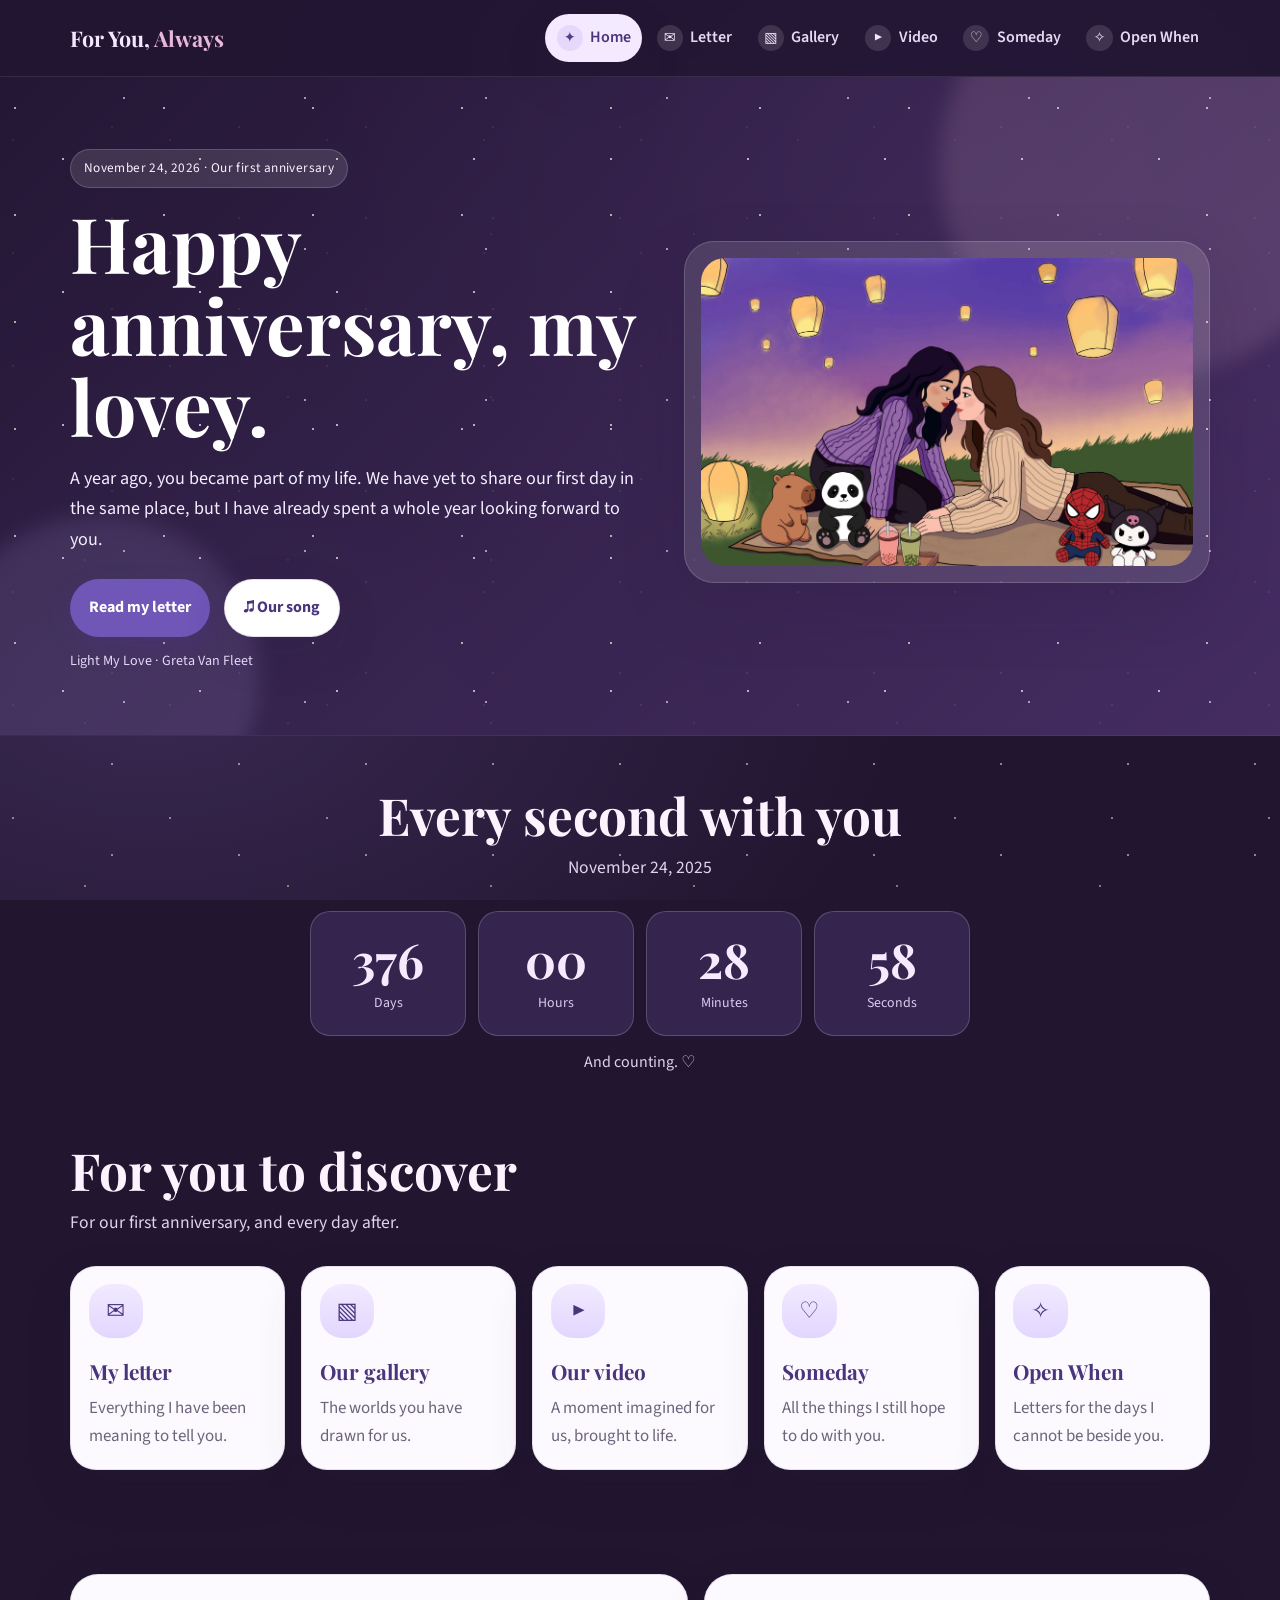
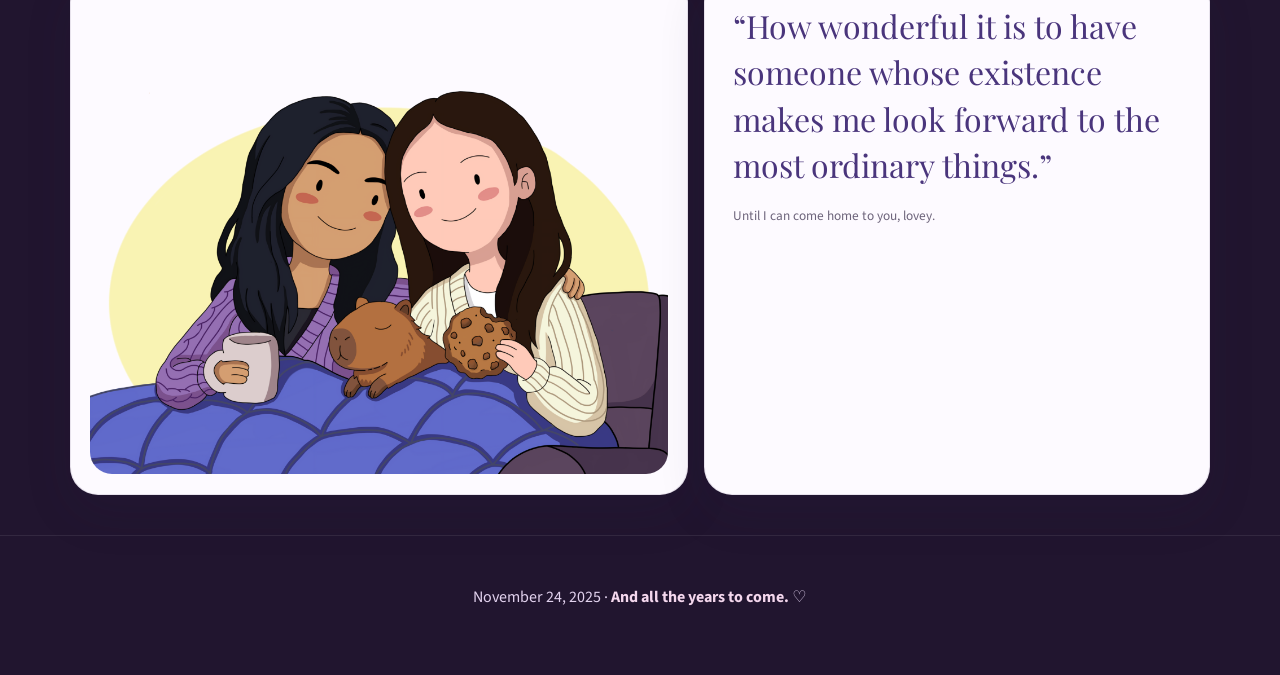
<file: index.html>
<!DOCTYPE html>
<html lang="en"><head><meta charset="utf-8"/><meta content="width=device-width, initial-scale=1" name="viewport"/><meta content="For my lovey, on our first anniversary." name="description"/><title>Happy First Anniversary | For You, Always</title><link href="https://fonts.googleapis.com" rel="preconnect"/><link crossorigin="" href="https://fonts.gstatic.com" rel="preconnect"/><link href="https://fonts.googleapis.com/css2?family=Playfair+Display:wght@500;600;700&amp;family=Source+Sans+3:wght@400;500;600;700&amp;display=swap" rel="stylesheet"/><link href="styles.css" rel="stylesheet"/></head><body><div aria-hidden="true" class="night-sky"></div><header class="topbar"><div class="container topbar-inner"><a class="brand" href="index.html">For You, <span>Always</span></a><nav aria-label="Main navigation" class="nav"><a aria-current="page" class="active" href="index.html"><span aria-hidden="true" class="icon-dot">✦</span>Home</a><a href="letter.html"><span aria-hidden="true" class="icon-dot">✉</span>Letter</a><a href="gallery.html"><span aria-hidden="true" class="icon-dot">▧</span>Gallery</a><a href="video.html"><span aria-hidden="true" class="icon-dot">▶</span>Video</a><a href="little-things.html"><span aria-hidden="true" class="icon-dot">♡</span>Someday</a><a href="open-when.html"><span aria-hidden="true" class="icon-dot">✧</span>Open When</a></nav></div></header><main><section class="hero"><div aria-hidden="true" class="stars"></div><div class="container hero-grid"><div class="hero-copy"><span class="small-label">November 24, 2026 · Our first anniversary</span><h1>Happy anniversary, my lovey.</h1><p>A year ago, you became part of my life. We have yet to share our first day in the same place, but I have already spent a whole year looking forward to you.</p><div class="hero-actions"><a class="button" href="letter.html">Read my letter</a><a class="button secondary" href="https://open.spotify.com/track/4iya38ctQ1httyA6NOG9oW" rel="noopener noreferrer" target="_blank">♫ Our song</a></div><p class="song-note">Light My Love · Greta Van Fleet</p></div><div class="hero-visual"><div class="frame"><img alt="An illustration of us beneath glowing lanterns." src="lantern-night.jpg"/></div></div></div></section>
<section class="section counter-section"><div class="container"><div class="section-header centered"><h2>Every second with you</h2><p>November 24, 2025</p></div><div aria-label="Time together" class="counter"><div><strong id="days">365</strong><span>Days</span></div><div><strong id="hours">00</strong><span>Hours</span></div><div><strong id="minutes">00</strong><span>Minutes</span></div><div><strong id="seconds">00</strong><span>Seconds</span></div></div><p class="centered counter-note">And counting. ♡</p></div></section>
<section class="section rooms"><div class="container"><div class="section-header"><h2>For you to discover</h2><p>For our first anniversary, and every day after.</p></div><div class="menu-grid"><a class="menu-card" href="letter.html"><div class="menu-icon">✉</div><h3>My letter</h3><p>Everything I have been meaning to tell you.</p></a><a class="menu-card" href="gallery.html"><div class="menu-icon">▧</div><h3>Our gallery</h3><p>The worlds you have drawn for us.</p></a><a class="menu-card" href="video.html"><div class="menu-icon">▶</div><h3>Our video</h3><p>A moment imagined for us, brought to life.</p></a><a class="menu-card" href="little-things.html"><div class="menu-icon">♡</div><h3>Someday</h3><p>All the things I still hope to do with you.</p></a><a class="menu-card" href="open-when.html"><div class="menu-icon">✧</div><h3>Open When</h3><p>Letters for the days I cannot be beside you.</p></a></div></div></section>
<section class="section closing"><div class="container preview-grid"><div class="card preview-panel"><img alt="A drawing of us sharing a blanket with a capybara." src="cozy-capybara.png"/></div><div class="card preview-panel quote-card"><p>“How wonderful it is to have someone whose existence makes me look forward to the most ordinary things.”</p><small>Until I can come home to you, lovey.</small></div></div></section>
<script>const start=Date.parse('2025-11-24T00:00:00+08:00');function tick(){let s=Math.max(0,Math.floor((Date.now()-start)/1000));for(const [id,n] of [['days',Math.floor(s/86400)],['hours',Math.floor(s/3600)%24],['minutes',Math.floor(s/60)%60],['seconds',s%60]])document.getElementById(id).textContent=id==='days'?n:String(n).padStart(2,'0');}tick();setInterval(tick,1000);</script></main><footer class="footer"><div class="container"><p>November 24, 2025 · <strong>And all the years to come.</strong> ♡</p></div></footer></body></html>
</file>
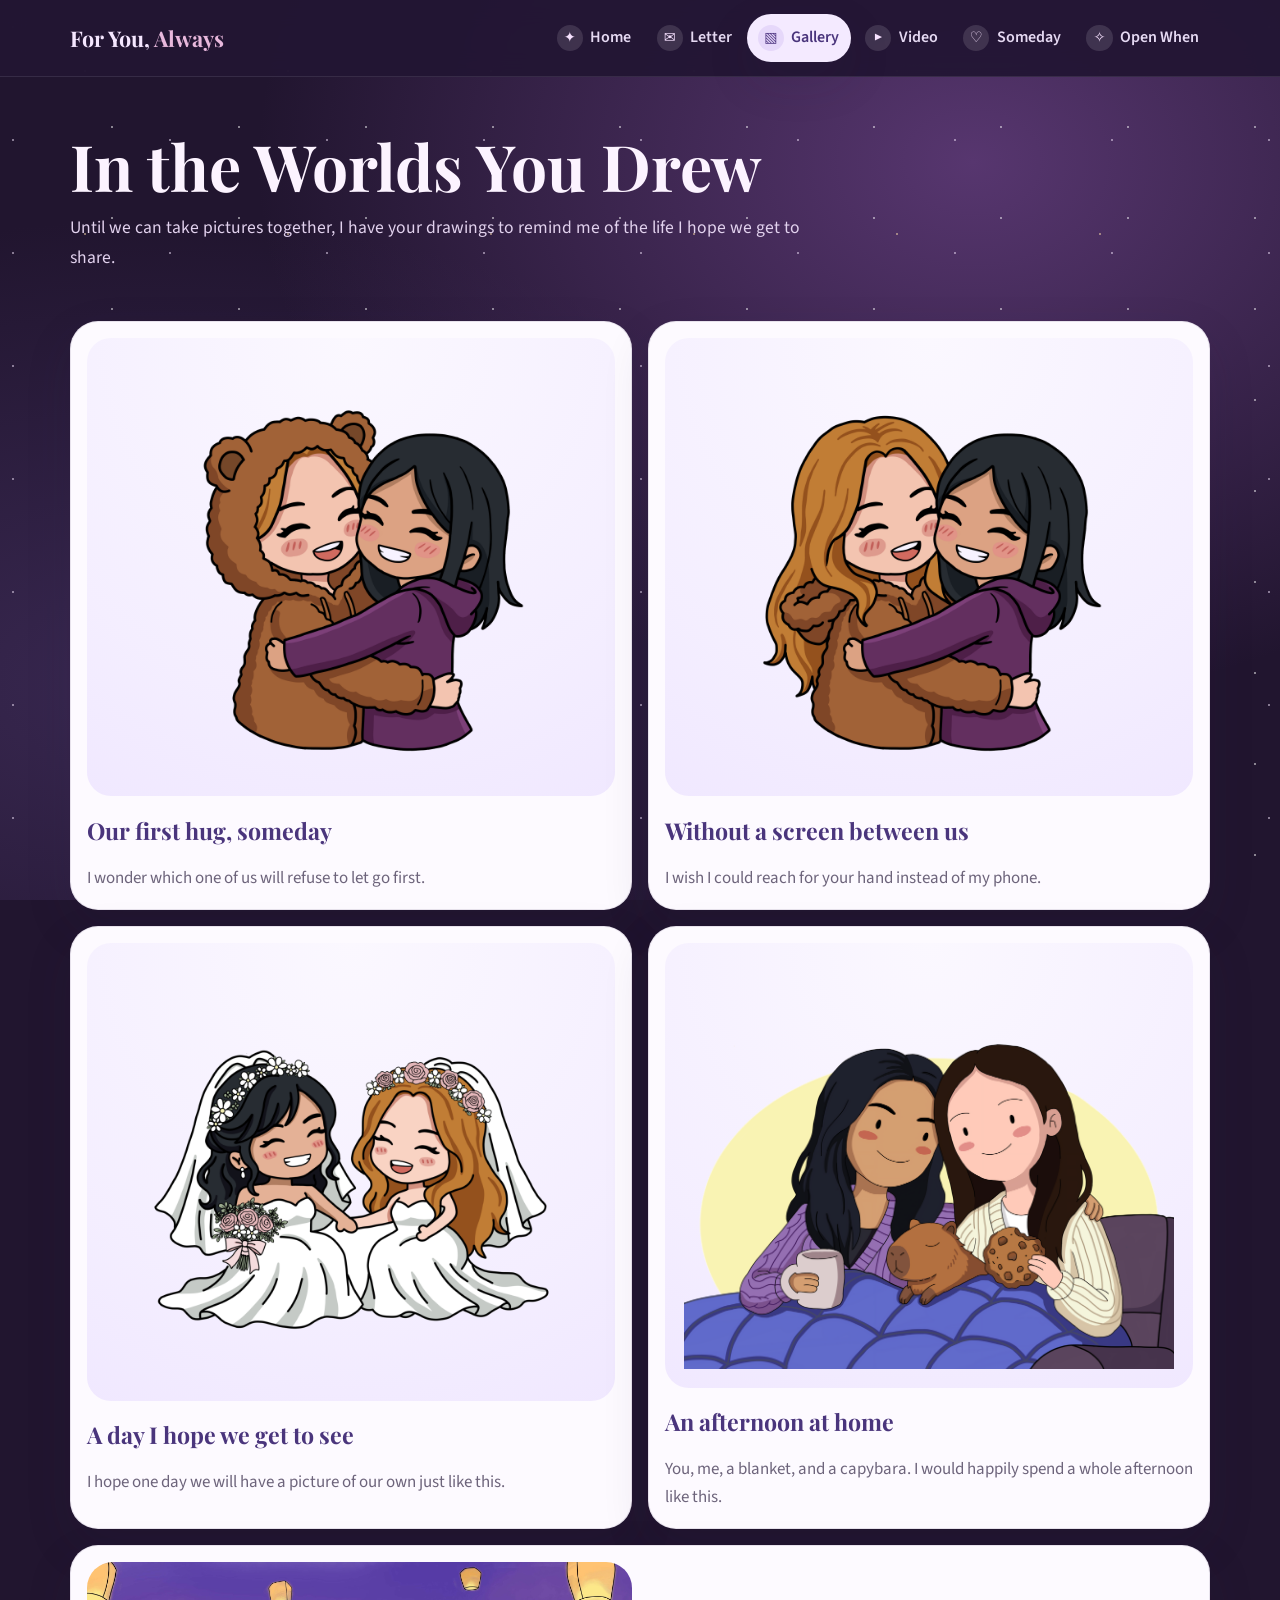
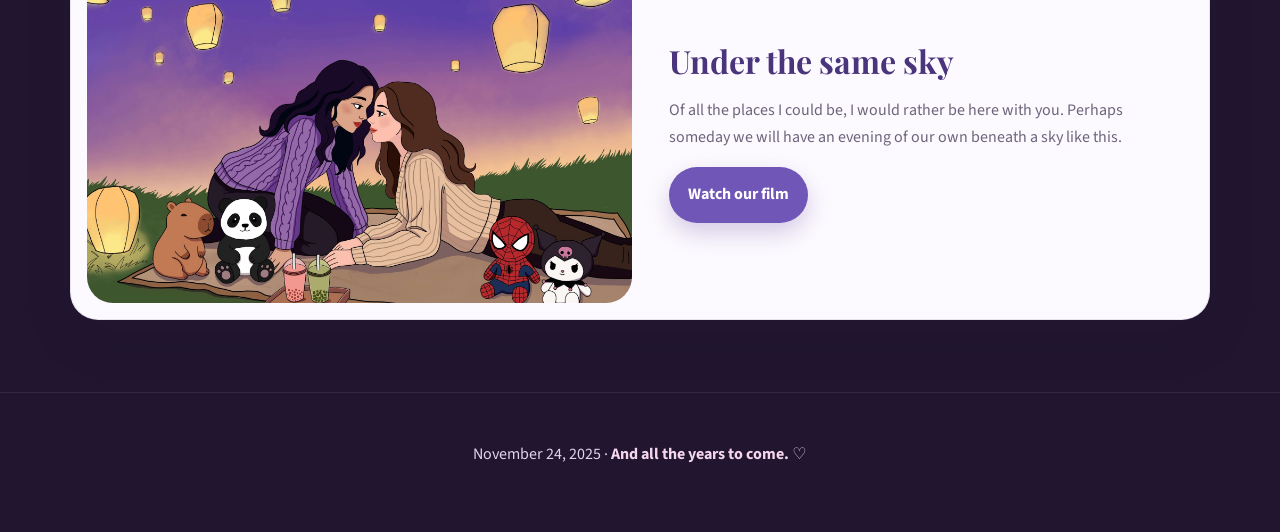
<file: gallery.html>
<!DOCTYPE html>
<html lang="en"><head><meta charset="utf-8"/><meta content="width=device-width, initial-scale=1" name="viewport"/><meta content="For my lovey, on our first anniversary." name="description"/><title>Our Gallery | For You, Always</title><link href="https://fonts.googleapis.com" rel="preconnect"/><link crossorigin="" href="https://fonts.gstatic.com" rel="preconnect"/><link href="https://fonts.googleapis.com/css2?family=Playfair+Display:wght@500;600;700&amp;family=Source+Sans+3:wght@400;500;600;700&amp;display=swap" rel="stylesheet"/><link href="styles.css" rel="stylesheet"/></head><body><div aria-hidden="true" class="night-sky"></div><header class="topbar"><div class="container topbar-inner"><a class="brand" href="index.html">For You, <span>Always</span></a><nav aria-label="Main navigation" class="nav"><a href="index.html"><span aria-hidden="true" class="icon-dot">✦</span>Home</a><a href="letter.html"><span aria-hidden="true" class="icon-dot">✉</span>Letter</a><a aria-current="page" class="active" href="gallery.html"><span aria-hidden="true" class="icon-dot">▧</span>Gallery</a><a href="video.html"><span aria-hidden="true" class="icon-dot">▶</span>Video</a><a href="little-things.html"><span aria-hidden="true" class="icon-dot">♡</span>Someday</a><a href="open-when.html"><span aria-hidden="true" class="icon-dot">✧</span>Open When</a></nav></div></header><main><section class="page-intro"><div class="container"><h1>In the Worlds You Drew</h1><p>Until we can take pictures together, I have your drawings to remind me of the life I hope we get to share.</p></div></section><section class="section gallery-section"><div class="container"><div class="gallery-grid"><article class="card gallery-card"><a class="art-stage" href="hug-bear-transparent.png" rel="noopener" target="_blank"><img alt="The first hug" src="hug-bear-transparent.png"/></a><h3>Our first hug, someday</h3><p>I wonder which one of us will refuse to let go first.</p></article><article class="card gallery-card"><a class="art-stage" href="hug-hair-transparent.png" rel="noopener" target="_blank"><img alt="Closer than this" src="hug-hair-transparent.png"/></a><h3>Without a screen between us</h3><p>I wish I could reach for your hand instead of my phone.</p></article><article class="card gallery-card"><a class="art-stage" href="wedding-dream-transparent.png" rel="noopener" target="_blank"><img alt="One day, perhaps" src="wedding-dream-transparent.png"/></a><h3>A day I hope we get to see</h3><p>I hope one day we will have a picture of our own just like this.</p></article><article class="card gallery-card"><a class="art-stage" href="cozy-capybara.png" rel="noopener" target="_blank"><img alt="The ordinary days" src="cozy-capybara.png"/></a><h3>An afternoon at home</h3><p>You, me, a blanket, and a capybara. I would happily spend a whole afternoon like this.</p></article></div><div class="card feature-banner"><img alt="An imagined date beneath floating lanterns with our favorite companions." src="lantern-night.jpg"/><div class="feature-copy"><h2>Under the same sky</h2><p>Of all the places I could be, I would rather be here with you. Perhaps someday we will have an evening of our own beneath a sky like this.</p><a class="button" href="video.html">Watch our film</a></div></div></div></section><dialog class="art-dialog" id="art-dialog"><button aria-label="Close image" class="close-art" type="button">×</button><img alt="" id="large-art"/><p id="art-caption"></p></dialog><script>const d=document.querySelector('#art-dialog');if(typeof d.showModal==='function'){document.querySelectorAll('.gallery-card .art-stage').forEach(a=>a.addEventListener('click',e=>{e.preventDefault();const img=a.querySelector('img');document.querySelector('#large-art').src=img.src;document.querySelector('#large-art').alt=img.alt;document.querySelector('#art-caption').textContent=a.parentElement.querySelector('h3').textContent;d.showModal()}));d.querySelector('button').addEventListener('click',()=>d.close());d.addEventListener('click',e=>{if(e.target===d)d.close()});}</script></main><footer class="footer"><div class="container"><p>November 24, 2025 · <strong>And all the years to come.</strong> ♡</p></div></footer></body></html>
</file>
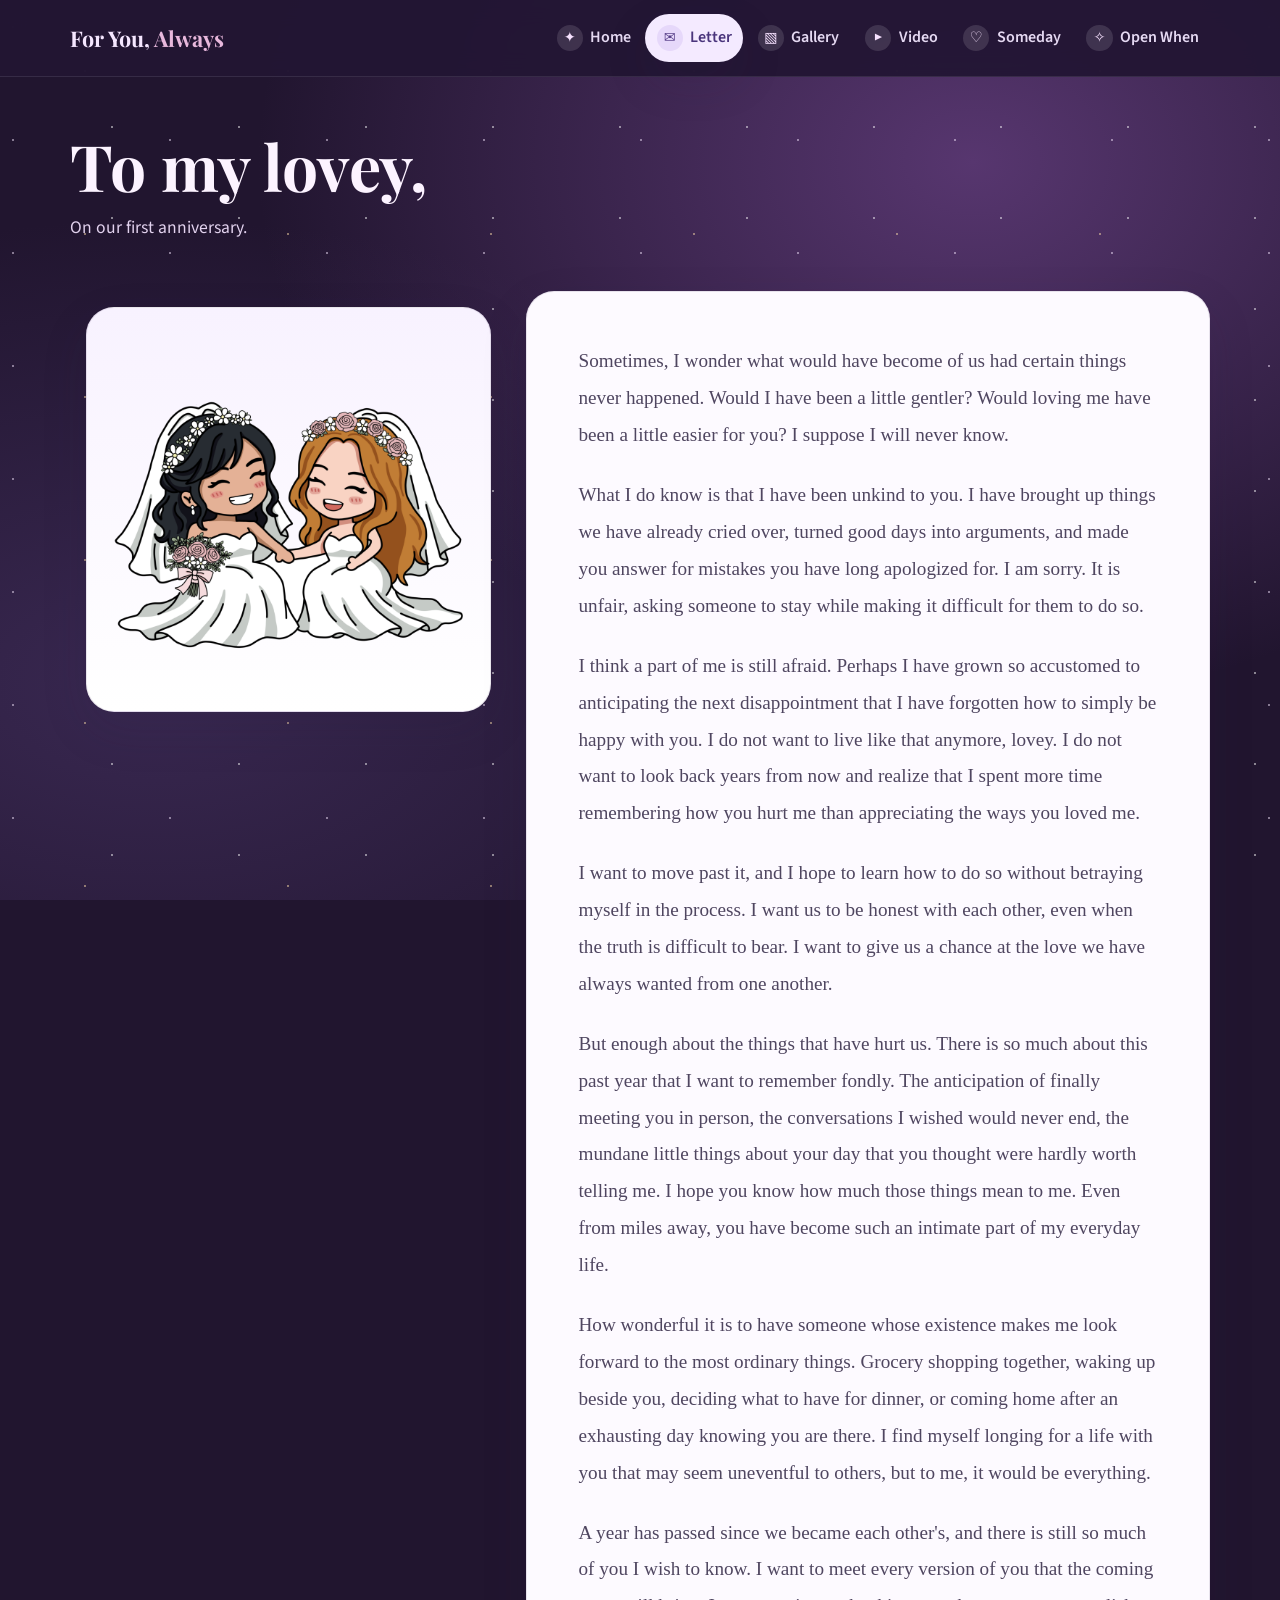
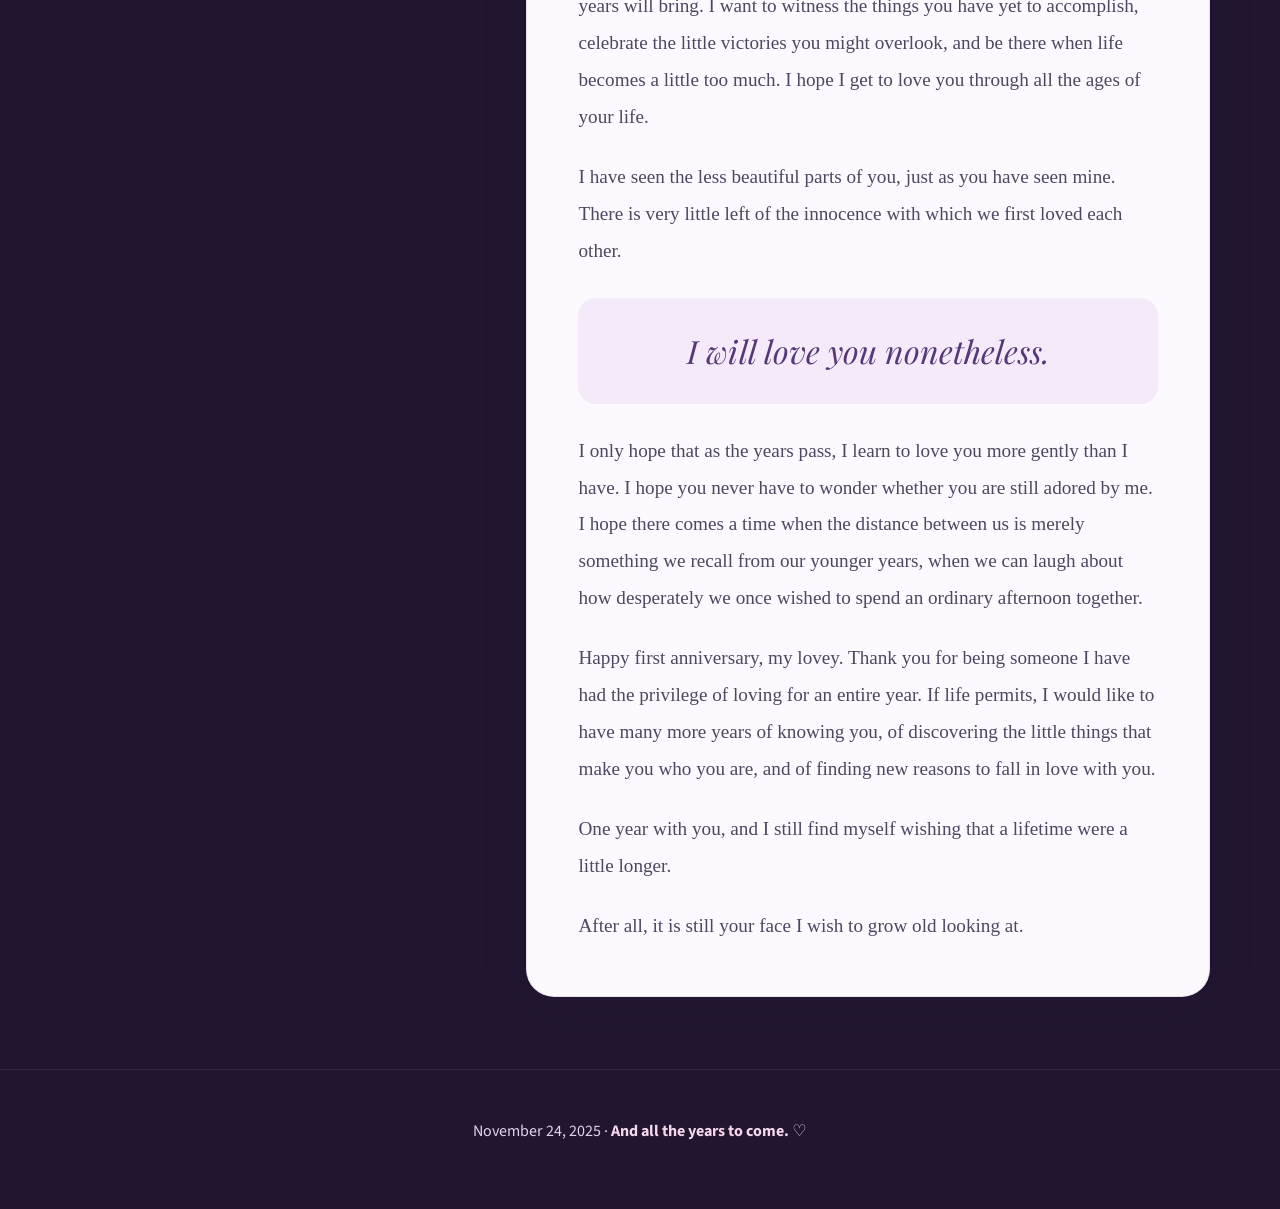
<file: letter.html>
<!DOCTYPE html>
<html lang="en"><head><meta charset="utf-8"/><meta content="width=device-width, initial-scale=1" name="viewport"/><meta content="For my lovey, on our first anniversary." name="description"/><title>My Letter | For You, Always</title><link href="https://fonts.googleapis.com" rel="preconnect"/><link crossorigin="" href="https://fonts.gstatic.com" rel="preconnect"/><link href="https://fonts.googleapis.com/css2?family=Playfair+Display:wght@500;600;700&amp;family=Source+Sans+3:wght@400;500;600;700&amp;display=swap" rel="stylesheet"/><link href="styles.css" rel="stylesheet"/></head><body><div aria-hidden="true" class="night-sky"></div><header class="topbar"><div class="container topbar-inner"><a class="brand" href="index.html">For You, <span>Always</span></a><nav aria-label="Main navigation" class="nav"><a href="index.html"><span aria-hidden="true" class="icon-dot">✦</span>Home</a><a aria-current="page" class="active" href="letter.html"><span aria-hidden="true" class="icon-dot">✉</span>Letter</a><a href="gallery.html"><span aria-hidden="true" class="icon-dot">▧</span>Gallery</a><a href="video.html"><span aria-hidden="true" class="icon-dot">▶</span>Video</a><a href="little-things.html"><span aria-hidden="true" class="icon-dot">♡</span>Someday</a><a href="open-when.html"><span aria-hidden="true" class="icon-dot">✧</span>Open When</a></nav></div></header><main><section class="page-intro"><div class="container"><h1>To my lovey,</h1><p>On our first anniversary.</p></div></section><section class="section letter-section"><div class="container letter-layout"><aside class="sticky-art"><div class="art-wrap card"><img alt="A drawing of two brides holding hands." src="wedding-dream-transparent.png"/></div></aside><article class="card letter-card"><p>Sometimes, I wonder what would have become of us had certain things never happened. Would I have been a little gentler? Would loving me have been a little easier for you? I suppose I will never know.</p><p>What I do know is that I have been unkind to you. I have brought up things we have already cried over, turned good days into arguments, and made you answer for mistakes you have long apologized for. I am sorry. It is unfair, asking someone to stay while making it difficult for them to do so.</p><p>I think a part of me is still afraid. Perhaps I have grown so accustomed to anticipating the next disappointment that I have forgotten how to simply be happy with you. I do not want to live like that anymore, lovey. I do not want to look back years from now and realize that I spent more time remembering how you hurt me than appreciating the ways you loved me.</p><p>I want to move past it, and I hope to learn how to do so without betraying myself in the process. I want us to be honest with each other, even when the truth is difficult to bear. I want to give us a chance at the love we have always wanted from one another.</p><p>But enough about the things that have hurt us. There is so much about this past year that I want to remember fondly. The anticipation of finally meeting you in person, the conversations I wished would never end, the mundane little things about your day that you thought were hardly worth telling me. I hope you know how much those things mean to me. Even from miles away, you have become such an intimate part of my everyday life.</p><p>How wonderful it is to have someone whose existence makes me look forward to the most ordinary things. Grocery shopping together, waking up beside you, deciding what to have for dinner, or coming home after an exhausting day knowing you are there. I find myself longing for a life with you that may seem uneventful to others, but to me, it would be everything.</p><p>A year has passed since we became each other's, and there is still so much of you I wish to know. I want to meet every version of you that the coming years will bring. I want to witness the things you have yet to accomplish, celebrate the little victories you might overlook, and be there when life becomes a little too much. I hope I get to love you through all the ages of your life.</p><p>I have seen the less beautiful parts of you, just as you have seen mine. There is very little left of the innocence with which we first loved each other.</p><blockquote><em>I will love you nonetheless.</em></blockquote><p>I only hope that as the years pass, I learn to love you more gently than I have. I hope you never have to wonder whether you are still adored by me. I hope there comes a time when the distance between us is merely something we recall from our younger years, when we can laugh about how desperately we once wished to spend an ordinary afternoon together.</p><p>Happy first anniversary, my lovey. Thank you for being someone I have had the privilege of loving for an entire year. If life permits, I would like to have many more years of knowing you, of discovering the little things that make you who you are, and of finding new reasons to fall in love with you.</p><p>One year with you, and I still find myself wishing that a lifetime were a little longer.</p><p>After all, it is still your face I wish to grow old looking at.</p></article></div></section></main><footer class="footer"><div class="container"><p>November 24, 2025 · <strong>And all the years to come.</strong> ♡</p></div></footer></body></html>
</file>
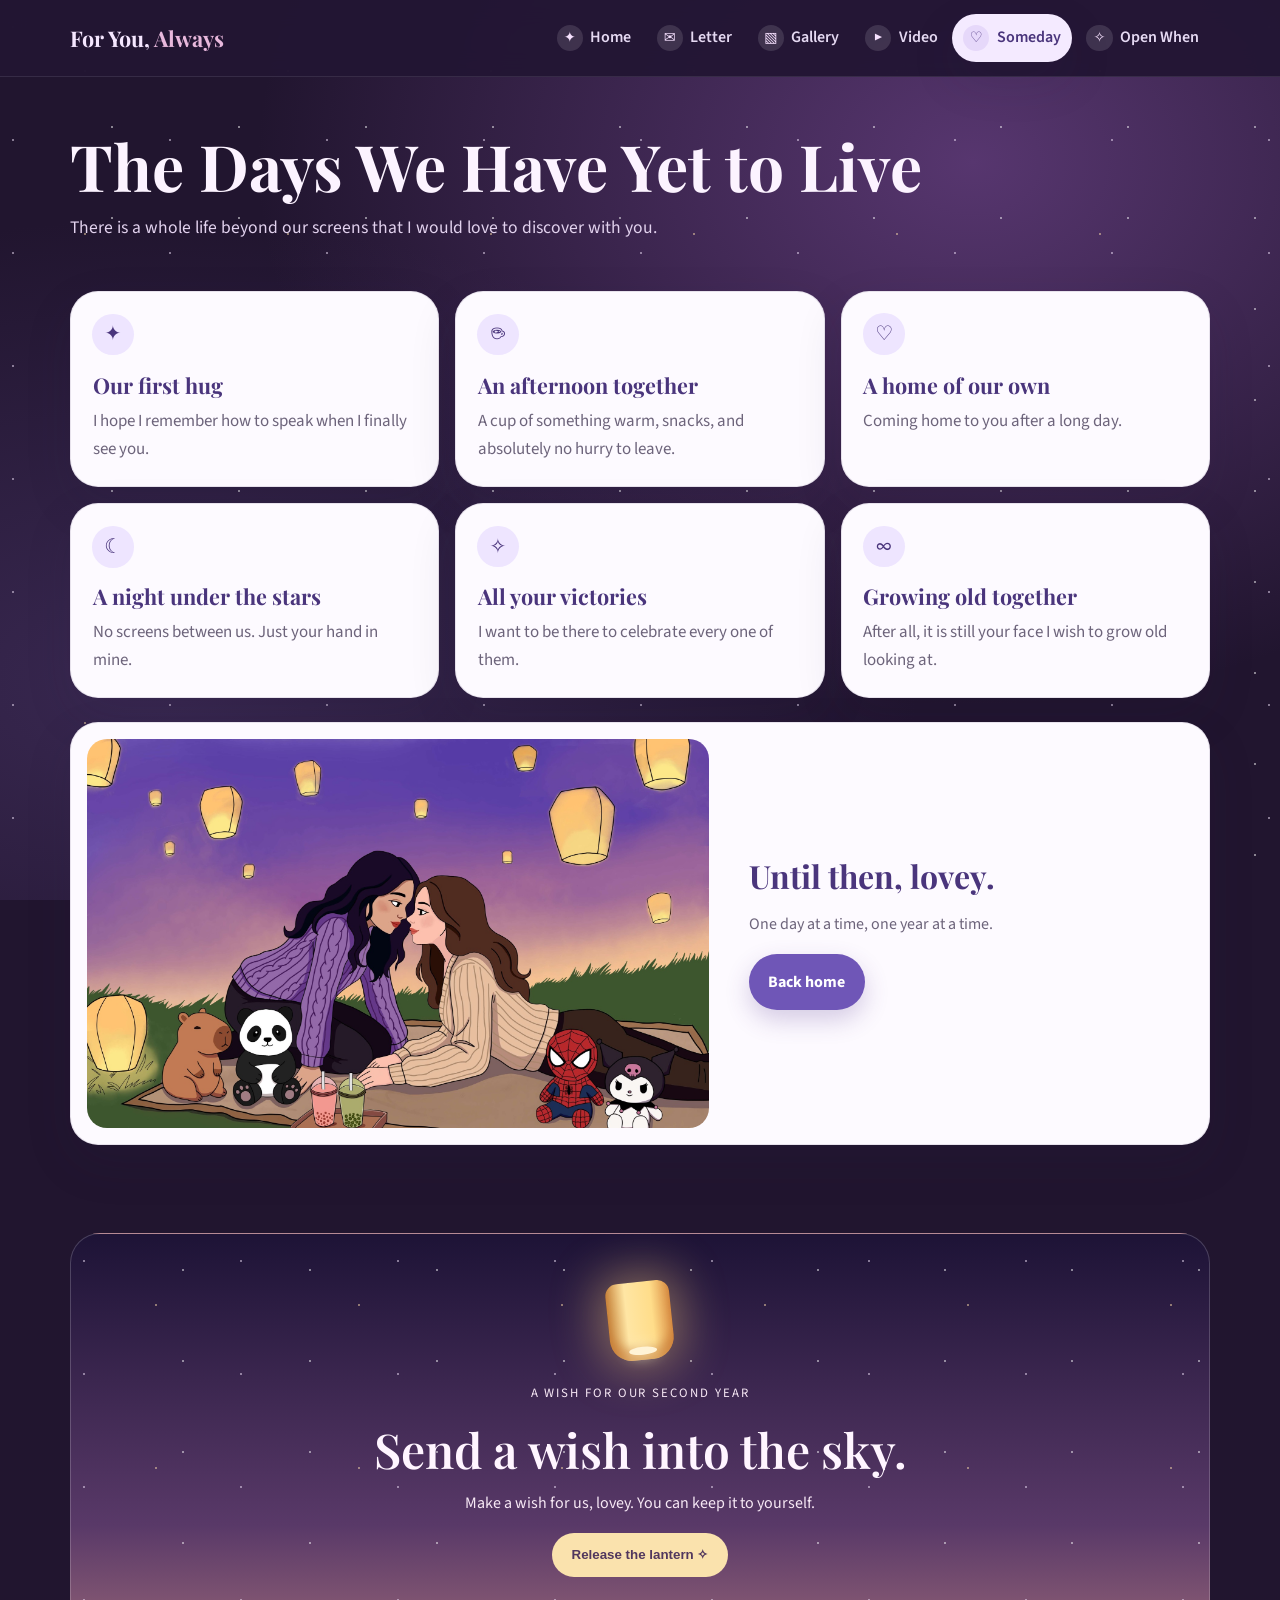
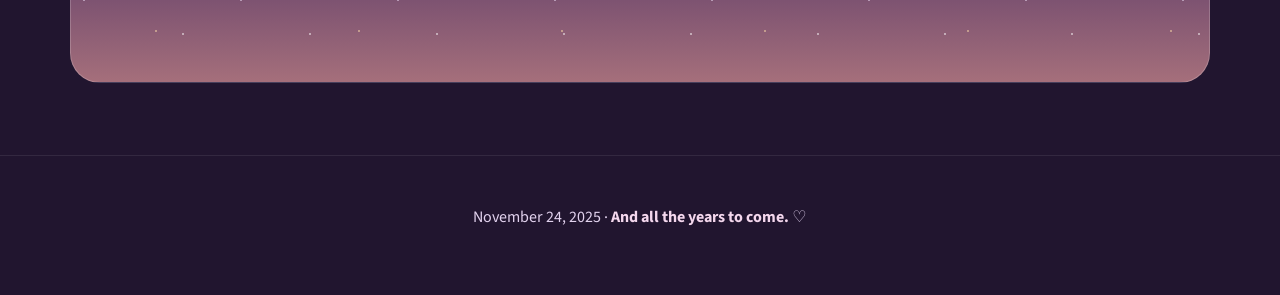
<file: little-things.html>
<!DOCTYPE html>
<html lang="en"><head><meta charset="utf-8"/><meta content="width=device-width, initial-scale=1" name="viewport"/><meta content="For my lovey, on our first anniversary." name="description"/><title>Someday | For You, Always</title><link href="https://fonts.googleapis.com" rel="preconnect"/><link crossorigin="" href="https://fonts.gstatic.com" rel="preconnect"/><link href="https://fonts.googleapis.com/css2?family=Playfair+Display:wght@500;600;700&amp;family=Source+Sans+3:wght@400;500;600;700&amp;display=swap" rel="stylesheet"/><link href="styles.css" rel="stylesheet"/></head><body><div aria-hidden="true" class="night-sky"></div><header class="topbar"><div class="container topbar-inner"><a class="brand" href="index.html">For You, <span>Always</span></a><nav aria-label="Main navigation" class="nav"><a href="index.html"><span aria-hidden="true" class="icon-dot">✦</span>Home</a><a href="letter.html"><span aria-hidden="true" class="icon-dot">✉</span>Letter</a><a href="gallery.html"><span aria-hidden="true" class="icon-dot">▧</span>Gallery</a><a href="video.html"><span aria-hidden="true" class="icon-dot">▶</span>Video</a><a aria-current="page" class="active" href="little-things.html"><span aria-hidden="true" class="icon-dot">♡</span>Someday</a><a href="open-when.html"><span aria-hidden="true" class="icon-dot">✧</span>Open When</a></nav></div></header><main><section class="page-intro"><div class="container"><h1>The Days We Have Yet to Live</h1><p>There is a whole life beyond our screens that I would love to discover with you.</p></div></section><section class="section gallery-section"><div class="container"><div class="wish-grid"><article class="card wish-card"><span aria-hidden="true" class="wish-icon">✦</span><h3>Our first hug</h3><p>I hope I remember how to speak when I finally see you.</p></article><article class="card wish-card"><span aria-hidden="true" class="wish-icon">☕</span><h3>An afternoon together</h3><p>A cup of something warm, snacks, and absolutely no hurry to leave.</p></article><article class="card wish-card"><span aria-hidden="true" class="wish-icon">♡</span><h3>A home of our own</h3><p>Coming home to you after a long day.</p></article><article class="card wish-card"><span aria-hidden="true" class="wish-icon">☾</span><h3>A night under the stars</h3><p>No screens between us. Just your hand in mine.</p></article><article class="card wish-card"><span aria-hidden="true" class="wish-icon">✧</span><h3>All your victories</h3><p>I want to be there to celebrate every one of them.</p></article><article class="card wish-card"><span aria-hidden="true" class="wish-icon">∞</span><h3>Growing old together</h3><p>After all, it is still your face I wish to grow old looking at.</p></article></div><div class="card someday-art"><img alt="A drawing of us on a date beneath lanterns." src="lantern-night.jpg"/><div><h2>Until then, lovey.</h2><p>One day at a time, one year at a time.</p><a class="button" href="index.html">Back home</a></div></div></div></section><section class="section lantern-section"><div class="container"><div class="lantern-experience"><div aria-hidden="true" class="lantern-stars"></div><div aria-hidden="true" class="lantern" id="lantern"><span></span></div><div class="lantern-content"><p class="eyebrow">A wish for our second year</p><h2>Send a wish into the sky.</h2><p>Make a wish for us, lovey. You can keep it to yourself.</p><button class="button" id="release-lantern" type="button">Release the lantern ✧</button><p aria-live="polite" class="wish-message" id="wish-message"></p></div></div></div></section><script>const b=document.querySelector('#release-lantern'),l=document.querySelector('#lantern'),m=document.querySelector('#wish-message');let released=false;b.addEventListener('click',()=>{if(!released){l.classList.add('released');m.textContent='My wish is that before too long, we will be looking at the same sky, side by side.';b.textContent='Release another lantern';released=true}else{l.classList.remove('released');void l.offsetWidth;l.classList.add('released');}});</script></main><footer class="footer"><div class="container"><p>November 24, 2025 · <strong>And all the years to come.</strong> ♡</p></div></footer></body></html>
</file>
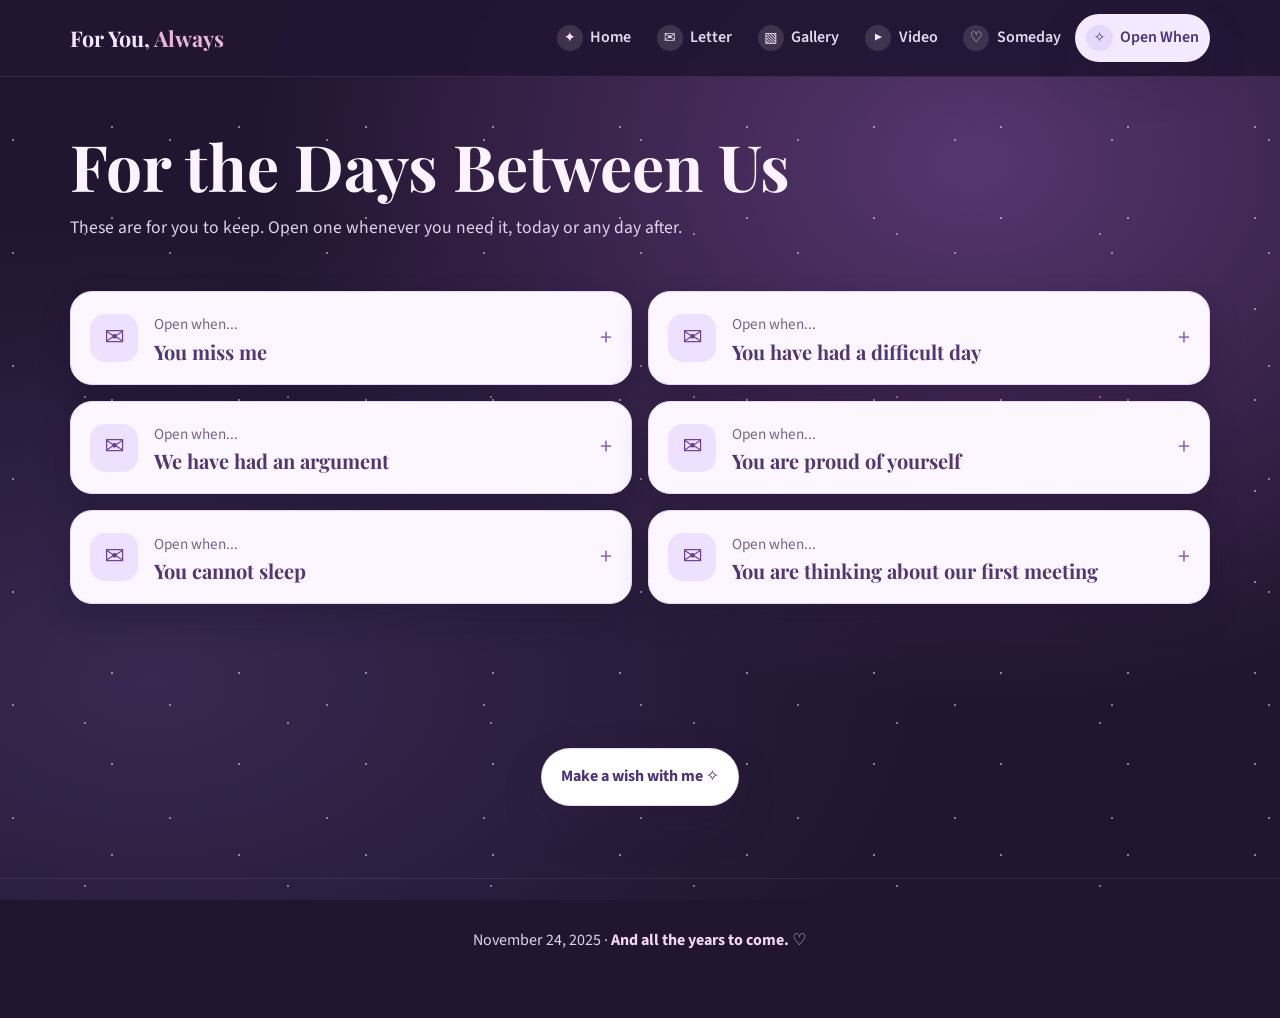
<file: open-when.html>
<!DOCTYPE html>

<html lang="en"><head><meta charset="utf-8"/><meta content="width=device-width, initial-scale=1" name="viewport"/><meta content="For my lovey, on our first anniversary." name="description"/><title>Open When | For You, Always</title><link href="https://fonts.googleapis.com" rel="preconnect"/><link crossorigin="" href="https://fonts.gstatic.com" rel="preconnect"/><link href="https://fonts.googleapis.com/css2?family=Playfair+Display:wght@500;600;700&amp;family=Source+Sans+3:wght@400;500;600;700&amp;display=swap" rel="stylesheet"/><link href="styles.css" rel="stylesheet"/></head><body><div aria-hidden="true" class="night-sky"></div><header class="topbar"><div class="container topbar-inner"><a class="brand" href="index.html">For You, <span>Always</span></a><nav aria-label="Main navigation" class="nav"><a href="index.html"><span aria-hidden="true" class="icon-dot">✦</span>Home</a><a href="letter.html"><span aria-hidden="true" class="icon-dot">✉</span>Letter</a><a href="gallery.html"><span aria-hidden="true" class="icon-dot">▧</span>Gallery</a><a href="video.html"><span aria-hidden="true" class="icon-dot">▶</span>Video</a><a href="little-things.html"><span aria-hidden="true" class="icon-dot">♡</span>Someday</a><a aria-current="page" class="active" href="open-when.html"><span aria-hidden="true" class="icon-dot">✧</span>Open When</a></nav></div></header><main><section class="page-intro"><div class="container"><h1>For the Days Between Us</h1><p>These are for you to keep. Open one whenever you need it, today or any day after.</p></div></section><section class="section envelope-section"><div class="container envelope-grid"><details class="envelope"><summary><span aria-hidden="true" class="envelope-icon">✉</span><span><small>Open when...</small><strong>You miss me</strong></span><span aria-hidden="true" class="envelope-plus">+</span></summary><div class="envelope-letter"><p>My lovey,</p><p>I wish I could give you more than a message right now. I wish I could sit beside you and let you lean on me for as long as you needed. Until I can, please know that missing you is part of my day, too.</p><p class="envelope-sign">With love, always. ♡</p></div></details><details class="envelope"><summary><span aria-hidden="true" class="envelope-icon">✉</span><span><small>Open when...</small><strong>You have had a difficult day</strong></span><span aria-hidden="true" class="envelope-plus">+</span></summary><div class="envelope-letter"><p>My lovey,</p><p>You do not have to tell me everything immediately, or find the right words for what you feel. If you want to talk, I will listen. If you need some time, take it. Please be gentle with yourself, lovey.</p><p class="envelope-sign">With love, always. ♡</p></div></details><details class="envelope"><summary><span aria-hidden="true" class="envelope-icon">✉</span><span><small>Open when...</small><strong>We have had an argument</strong></span><span aria-hidden="true" class="envelope-plus">+</span></summary><div class="envelope-letter"><p>My lovey,</p><p>I hope we never become so concerned with being right that we forget to be kind to one another. I want to understand you, and I want to be understood, too. When we are both ready, I hope we can talk honestly and find a way through it together.</p><p class="envelope-sign">With love, always. ♡</p></div></details><details class="envelope"><summary><span aria-hidden="true" class="envelope-icon">✉</span><span><small>Open when...</small><strong>You are proud of yourself</strong></span><span aria-hidden="true" class="envelope-plus">+</span></summary><div class="envelope-letter"><p>My lovey,</p><p>Tell me about it, even if you think it is something small. I want to know what made you happy today. I want to be the person you can come to with good news, and I hope you give yourself credit for how far you have come.</p><p class="envelope-sign">With love, always. ♡</p></div></details><details class="envelope"><summary><span aria-hidden="true" class="envelope-icon">✉</span><span><small>Open when...</small><strong>You cannot sleep</strong></span><span aria-hidden="true" class="envelope-plus">+</span></summary><div class="envelope-letter"><p>My lovey,</p><p>I wish I could be there to tell you goodnight without having to put my phone down afterward. For now, I hope you get some proper rest. Whatever tomorrow brings, you do not have to figure it all out tonight.</p><p class="envelope-sign">With love, always. ♡</p></div></details><details class="envelope"><summary><span aria-hidden="true" class="envelope-icon">✉</span><span><small>Open when...</small><strong>You are thinking about our first meeting</strong></span><span aria-hidden="true" class="envelope-plus">+</span></summary><div class="envelope-letter"><p>My lovey,</p><p>I think about that day, too. I wonder how nervous we will be, what we will say, and how different it will feel to finally be within reach of one another. I hope we get to find out soon. Until then, I am looking forward to you.</p><p class="envelope-sign">With love, always. ♡</p></div></details></div></section><section class="section"><div class="container centered"><a class="button secondary" href="little-things.html">Make a wish with me ✧</a></div></section></main><footer class="footer"><div class="container"><p>November 24, 2025 · <strong>And all the years to come.</strong> ♡</p></div></footer></body></html>
</file>
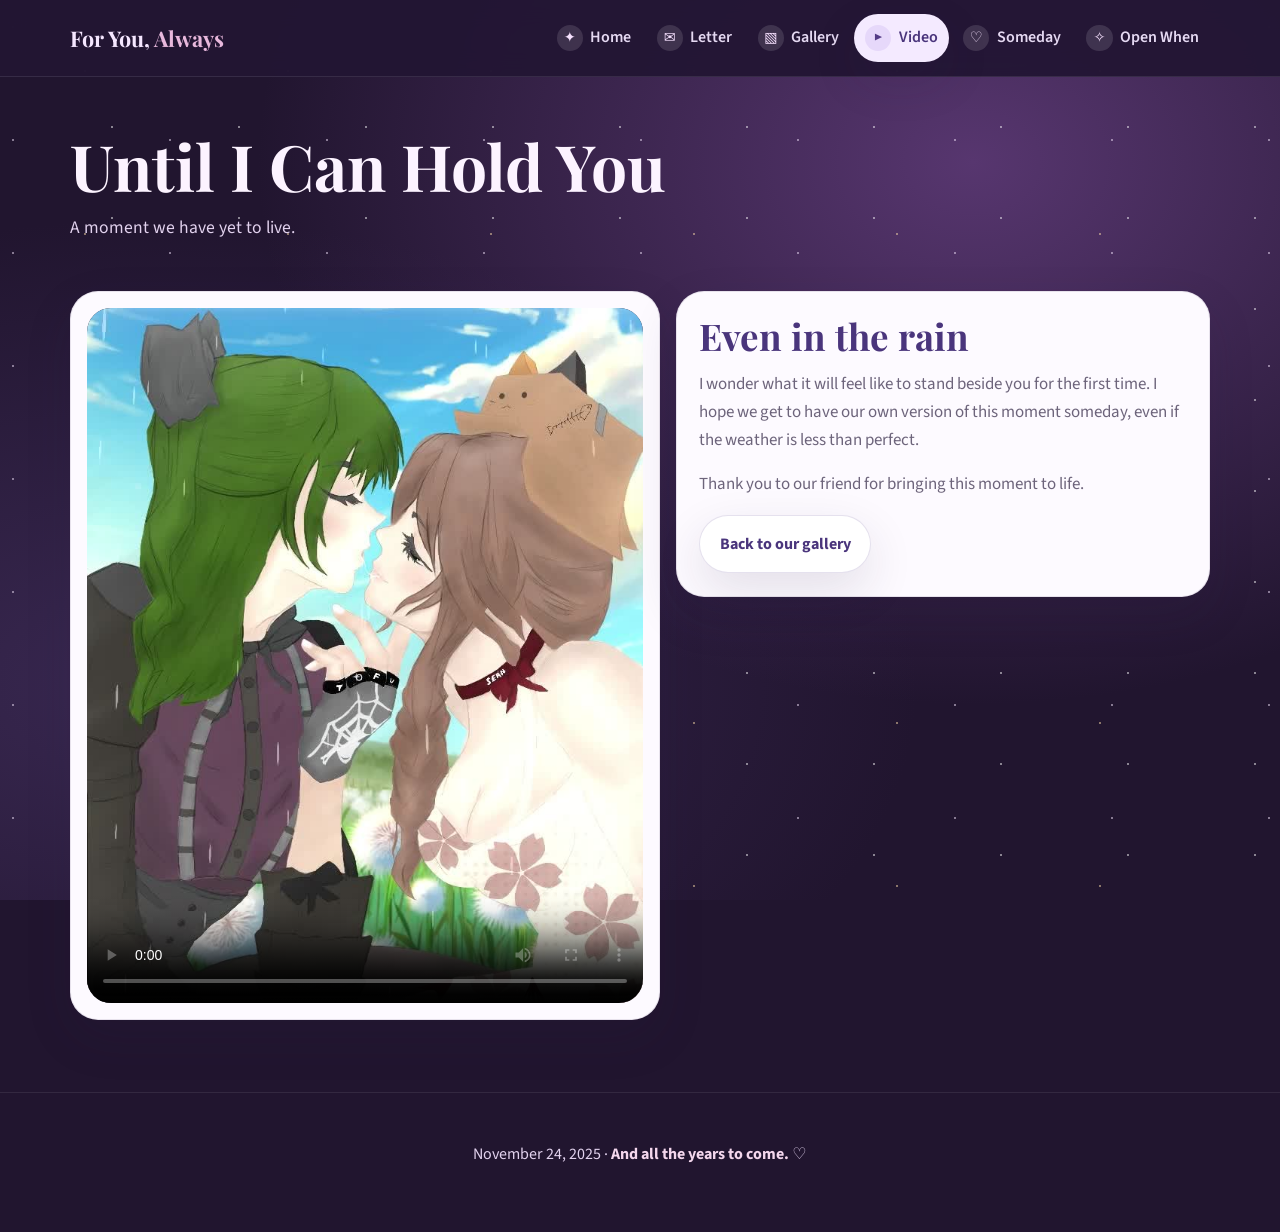
<file: video.html>
<!DOCTYPE html>
<html lang="en"><head><meta charset="utf-8"/><meta content="width=device-width, initial-scale=1" name="viewport"/><meta content="For my lovey, on our first anniversary." name="description"/><title>Our Video | For You, Always</title><link href="https://fonts.googleapis.com" rel="preconnect"/><link crossorigin="" href="https://fonts.gstatic.com" rel="preconnect"/><link href="https://fonts.googleapis.com/css2?family=Playfair+Display:wght@500;600;700&amp;family=Source+Sans+3:wght@400;500;600;700&amp;display=swap" rel="stylesheet"/><link href="styles.css" rel="stylesheet"/></head><body><div aria-hidden="true" class="night-sky"></div><header class="topbar"><div class="container topbar-inner"><a class="brand" href="index.html">For You, <span>Always</span></a><nav aria-label="Main navigation" class="nav"><a href="index.html"><span aria-hidden="true" class="icon-dot">✦</span>Home</a><a href="letter.html"><span aria-hidden="true" class="icon-dot">✉</span>Letter</a><a href="gallery.html"><span aria-hidden="true" class="icon-dot">▧</span>Gallery</a><a aria-current="page" class="active" href="video.html"><span aria-hidden="true" class="icon-dot">▶</span>Video</a><a href="little-things.html"><span aria-hidden="true" class="icon-dot">♡</span>Someday</a><a href="open-when.html"><span aria-hidden="true" class="icon-dot">✧</span>Open When</a></nav></div></header><main><section class="page-intro"><div class="container"><h1>Until I Can Hold You</h1><p>A moment we have yet to live.</p></div></section><section class="section gallery-section"><div class="container video-layout"><div class="card video-card"><video controls="" playsinline="" poster="rain-poster.jpg" preload="metadata"><source src="rain-memory.mp4" type="video/mp4"/>Your browser does not support video playback.</video></div><div class="card video-copy"><h2>Even in the rain</h2><p>I wonder what it will feel like to stand beside you for the first time. I hope we get to have our own version of this moment someday, even if the weather is less than perfect.</p><p>Thank you to our friend for bringing this moment to life.</p><a class="button secondary" href="gallery.html">Back to our gallery</a></div></div></section></main><footer class="footer"><div class="container"><p>November 24, 2025 · <strong>And all the years to come.</strong> ♡</p></div></footer></body></html>
</file>
<file: styles.css>
:root{
  --bg:#f8f5ff;
  --surface:#ffffff;
  --surface-soft:#faf7ff;
  --ink:#322942;
  --muted:#6d647b;
  --line:rgba(72,49,98,.12);
  --purple:#6f56b7;
  --purple-deep:#4a357c;
  --lavender:#d9ccff;
  --pink:#f6c8da;
  --gold:#f4df9c;
  --shadow:0 18px 48px rgba(44,31,69,.12);
  --shadow-strong:0 24px 64px rgba(37,21,63,.18);
  --hero:linear-gradient(180deg,#2f2450 0%,#4f3c83 38%,#8168bd 100%);
}
*{box-sizing:border-box}
html{scroll-behavior:smooth}
body{margin:0;font-family:'Source Sans 3',system-ui,-apple-system,BlinkMacSystemFont,'Segoe UI',sans-serif;color:var(--ink);background:radial-gradient(circle at top,#ffffff 0%,#f7f2ff 34%,#f3eefc 100%);line-height:1.7}
a{color:inherit}
img{max-width:100%;display:block}
video{max-width:100%;display:block}
.button,a.button{display:inline-flex;align-items:center;justify-content:center;gap:.65rem;padding:.9rem 1.2rem;border-radius:999px;background:var(--purple);color:#fff;text-decoration:none;font-weight:700;border:none;box-shadow:0 10px 24px rgba(84,56,144,.24);transition:transform .2s ease,box-shadow .2s ease}
.button:hover,a.button:hover{transform:translateY(-2px);box-shadow:0 14px 30px rgba(84,56,144,.28)}
.button.secondary,a.button.secondary{background:#fff;color:var(--purple-deep);border:1px solid rgba(84,56,144,.15);box-shadow:var(--shadow)}
.container{width:min(1140px,calc(100% - 2rem));margin-inline:auto}
.card{background:rgba(255,255,255,.88);backdrop-filter:blur(6px);border:1px solid var(--line);box-shadow:var(--shadow);border-radius:28px}
.small-label{display:inline-flex;align-items:center;gap:.5rem;padding:.45rem .8rem;border-radius:999px;background:rgba(255,255,255,.12);border:1px solid rgba(255,255,255,.16);color:#f9f4ff;font-size:.83rem;letter-spacing:.03em}
.topbar{position:sticky;top:0;z-index:20;background:rgba(248,245,255,.82);backdrop-filter:blur(12px);border-bottom:1px solid rgba(73,53,99,.08)}
.topbar-inner{display:flex;align-items:center;justify-content:space-between;gap:1rem;min-height:76px}
.brand{font-family:'Playfair Display',Georgia,serif;font-size:1.35rem;font-weight:700;text-decoration:none;color:var(--purple-deep)}
.brand span{color:#b983b0}
.nav{display:flex;flex-wrap:wrap;gap:.65rem;justify-content:flex-end}
.nav a{display:inline-flex;align-items:center;gap:.45rem;text-decoration:none;padding:.72rem 1rem;border-radius:999px;font-weight:600;color:var(--muted);transition:background .2s ease,color .2s ease}
.nav a:hover,.nav a.active{background:#fff;color:var(--purple-deep);box-shadow:var(--shadow)}
.icon-dot{width:1.65rem;height:1.65rem;border-radius:50%;display:grid;place-items:center;background:#f1ebff;color:var(--purple-deep);font-size:.9rem;flex:0 0 auto}
.hero{position:relative;overflow:hidden;background:var(--hero);color:#fff;padding:5.5rem 0 4rem}
.hero::before,.hero::after{content:"";position:absolute;border-radius:50%;filter:blur(10px);opacity:.28}
.hero::before{width:420px;height:420px;right:-80px;top:-120px;background:#f8cce4}
.hero::after{width:320px;height:320px;left:-60px;bottom:-100px;background:#c8b3ff}
.hero-grid{position:relative;z-index:1;display:grid;grid-template-columns:1.05fr .95fr;gap:2rem;align-items:center}
.hero-copy h1{font-family:'Playfair Display',Georgia,serif;font-size:clamp(2.9rem,6vw,5.35rem);line-height:1.06;margin:.9rem 0 1rem}
.hero-copy p{font-size:1.13rem;max-width:42rem;color:#f4efff;margin:0 0 1.4rem}
.hero-actions{display:flex;flex-wrap:wrap;gap:.85rem;margin-top:1.5rem}
.hero-visual{position:relative}
.hero-visual .frame{padding:1rem;background:rgba(255,255,255,.12);border:1px solid rgba(255,255,255,.16);border-radius:30px;box-shadow:var(--shadow-strong)}
.hero-visual img{border-radius:24px;aspect-ratio:5/4;object-fit:cover;width:100%}
.hero-note{position:absolute;left:-1rem;bottom:1rem;max-width:220px;padding:.9rem 1rem;border-radius:20px;background:rgba(255,255,255,.9);color:var(--purple-deep);box-shadow:var(--shadow)}
.hero-note strong{display:block;font-family:'Playfair Display',Georgia,serif;font-size:1.15rem;margin-bottom:.2rem}
.section{padding:4.5rem 0}
.section-header{margin-bottom:1.75rem}
.section-header h2{font-family:'Playfair Display',Georgia,serif;font-size:clamp(2rem,4vw,3.4rem);line-height:1.1;margin:0 0 .6rem;color:var(--purple-deep)}
.section-header p{max-width:45rem;color:var(--muted);margin:0}
.page-intro{padding:3.4rem 0 2rem}
.page-intro h1{font-family:'Playfair Display',Georgia,serif;font-size:clamp(2.5rem,5vw,4.5rem);line-height:1.08;margin:0 0 .8rem;color:var(--purple-deep)}
.page-intro p{max-width:48rem;color:var(--muted);margin:0}
.menu-grid{display:grid;grid-template-columns:repeat(4,1fr);gap:1rem}
.menu-card{text-decoration:none;padding:1.35rem;border-radius:26px;background:var(--surface);border:1px solid var(--line);box-shadow:var(--shadow);transition:transform .2s ease,box-shadow .2s ease}
.menu-card:hover{transform:translateY(-4px);box-shadow:var(--shadow-strong)}
.menu-card .menu-icon{width:3.4rem;height:3.4rem;border-radius:22px;display:grid;place-items:center;background:linear-gradient(180deg,#f1eaff,#e2d6ff);font-size:1.4rem;color:var(--purple-deep);margin-bottom:1rem}
.menu-card h3{font-family:'Playfair Display',Georgia,serif;font-size:1.4rem;margin:0 0 .35rem;color:var(--purple-deep)}
.menu-card p{margin:0;color:var(--muted);font-size:.97rem}
.highlights{display:grid;grid-template-columns:repeat(3,1fr);gap:1rem;margin-top:1.25rem}
.highlight{padding:1.25rem 1.2rem}
.highlight h3{display:flex;align-items:center;gap:.6rem;margin:0 0 .5rem;font-size:1.15rem;color:var(--purple-deep)}
.highlight h3 .bubble{width:2.2rem;height:2.2rem;border-radius:50%;display:grid;place-items:center;background:#efe7ff;color:var(--purple)}
.highlight p{margin:0;color:var(--muted)}
.preview-grid{display:grid;grid-template-columns:1.1fr .9fr;gap:1rem;margin-top:1.5rem}
.preview-panel{padding:1.2rem}
.preview-panel img{border-radius:22px}
.preview-panel h3{font-family:'Playfair Display',Georgia,serif;font-size:1.7rem;margin:0 0 .6rem;color:var(--purple-deep)}
.preview-panel p{margin:0 0 1rem;color:var(--muted)}
.quote-card{padding:1.75rem;background:linear-gradient(145deg,#fffafd,#fbf7ff)}
.quote-card p{font-family:'Playfair Display',Georgia,serif;font-size:clamp(1.45rem,3vw,2rem);line-height:1.45;margin:0;color:var(--purple-deep)}
.quote-card small{display:block;margin-top:1rem;color:var(--muted)}
.letter-layout{display:grid;grid-template-columns:.78fr 1.22fr;gap:1.2rem;align-items:start}
.sticky-art{position:sticky;top:96px;padding:1rem}
.sticky-art .art-wrap{padding:1rem;background:linear-gradient(180deg,#f8f2ff,#fff);border-radius:28px;border:1px solid var(--line)}
.sticky-art img{width:100%;object-fit:contain;max-height:520px}
.letter-card{padding:clamp(1.6rem,2.5vw,2.5rem)}
.letter-card .paper-title{font-family:'Playfair Display',Georgia,serif;font-size:clamp(2rem,4vw,3rem);margin:0 0 1.2rem;color:var(--purple-deep)}
.letter-card p{font-size:1.09rem;color:#4f4660;margin:0 0 1.15rem}
.letter-card blockquote{margin:1.8rem 0;padding:1.15rem 1.25rem;border-left:4px solid #c49bc7;background:#fbf7ff;border-radius:0 18px 18px 0;font-family:'Playfair Display',Georgia,serif;font-size:1.35rem;color:var(--purple-deep)}
.letter-card .signature{margin-top:2rem;font-family:'Playfair Display',Georgia,serif;font-size:1.5rem;color:#9c6c8e}
.gallery-grid{display:grid;grid-template-columns:repeat(2,1fr);gap:1rem}
.gallery-card{padding:1rem;display:flex;flex-direction:column;gap:.9rem}
.gallery-card .art-stage{min-height:320px;border-radius:24px;display:grid;place-items:center;padding:1.2rem;background:radial-gradient(circle at top,#fbf8ff 0%,#f4eeff 70%,#f0e8ff 100%);overflow:hidden}
.gallery-card .art-stage img{max-height:420px;width:auto;object-fit:contain}
.gallery-card h3{font-family:'Playfair Display',Georgia,serif;font-size:1.45rem;margin:0;color:var(--purple-deep)}
.gallery-card p{margin:0;color:var(--muted)}
.feature-banner{display:grid;grid-template-columns:1fr 1fr;gap:1rem;padding:1rem;margin-top:1rem}
.feature-banner img{border-radius:26px;width:100%;height:100%;object-fit:cover}
.video-layout{display:grid;grid-template-columns:1.05fr .95fr;gap:1rem;align-items:start}
.video-card{padding:1rem}
.video-card video,.video-card img{border-radius:24px;background:#1c142d}
.video-copy{padding:1.4rem}
.video-copy h2{font-family:'Playfair Display',Georgia,serif;font-size:2.3rem;line-height:1.15;margin:0 0 .9rem;color:var(--purple-deep)}
.video-copy p{margin:0 0 1rem;color:var(--muted)}
.video-meta{display:grid;gap:.8rem;margin-top:1.25rem}
.meta-item{padding:1rem;border-radius:20px;background:#fff;border:1px solid var(--line)}
.meta-item strong{display:block;color:var(--purple-deep);margin-bottom:.2rem}
.things-grid{display:grid;grid-template-columns:repeat(2,1fr);gap:1rem}
.thing-card{padding:1.3rem}
.thing-card h3{display:flex;align-items:center;gap:.75rem;font-family:'Playfair Display',Georgia,serif;font-size:1.55rem;margin:0 0 .55rem;color:var(--purple-deep)}
.thing-card h3 span{width:2.5rem;height:2.5rem;border-radius:50%;display:grid;place-items:center;background:#eee5ff;color:var(--purple);font-size:1.1rem}
.thing-card p{margin:0;color:var(--muted)}
.footer{padding:2rem 0 3rem;text-align:center;color:var(--muted)}
.footer strong{color:var(--purple-deep)}
@media (max-width: 980px){
  .hero-grid,.preview-grid,.letter-layout,.video-layout,.feature-banner{grid-template-columns:1fr}
  .menu-grid{grid-template-columns:repeat(2,1fr)}
  .highlights,.things-grid,.gallery-grid{grid-template-columns:1fr}
  .sticky-art{position:static}
}
@media (max-width: 640px){
  .topbar-inner{flex-direction:column;align-items:flex-start;justify-content:center;padding:1rem 0}
  .nav{width:100%;justify-content:flex-start}
  .hero{padding:4.6rem 0 3rem}
  .hero-note{position:static;margin-top:1rem;max-width:none}
  .menu-grid{grid-template-columns:1fr}
  .small-label{font-size:.76rem}
}
@media (prefers-reduced-motion: reduce){
  *,*::before,*::after{scroll-behavior:auto!important;transition:none!important}
}

/* Celestial accents and readable layout */
:root{--hero:linear-gradient(150deg,#181129 0%,#332452 50%,#594180 100%)}
body{background:radial-gradient(ellipse at top,#f9f6ff,#f1ebfa);}
.hero::before,.hero::after{opacity:.12}.hero{padding:4.5rem 0 3.8rem}.stars{position:absolute;inset:0;pointer-events:none;background-image:radial-gradient(1.4px 1.4px at 15px 31px,#fff9db 98%,transparent),radial-gradient(1px 1px at 63px 82px,#fff 98%,transparent),radial-gradient(1.5px 1.5px at 124px 21px,#e8d6ff 98%,transparent);background-size:149px 107px,137px 133px,181px 151px;opacity:.65}.hero-copy h1{font-size:clamp(3rem,6vw,5rem)}.hero-copy .song-note{font-size:.88rem;margin:.85rem 0 0;color:#e5d8f6}.hero-visual img{aspect-ratio:auto;object-fit:contain}.centered{text-align:center}.centered p{margin:auto}.counter-section{padding:3.2rem 0 1.6rem}.counter{display:grid;grid-template-columns:repeat(4,1fr);gap:12px;max-width:660px;margin:auto}.counter>div{border:1px solid var(--line);border-radius:20px;background:#fff;padding:1.2rem .5rem;text-align:center;box-shadow:var(--shadow)}.counter strong{display:block;font-family:'Playfair Display',Georgia,serif;color:var(--purple-deep);font-size:clamp(1.7rem,4vw,3rem);line-height:1.2;font-variant-numeric:tabular-nums}.counter span{font-size:.87rem;color:var(--muted)}.counter-note{color:var(--muted);margin:.8rem 0 0}.rooms,.closing{padding:2.5rem 0}.letter-section,.gallery-section{padding-top:1rem}.letter-card p{font-family:Georgia,serif;line-height:1.85;font-size:1.06rem;margin-bottom:1.45rem}.letter-card blockquote{font-size:1.6rem;text-align:center;border:0;border-radius:18px;padding:1.6rem .6rem}.letter-card p:last-child{margin-bottom:0}.feature-copy{padding:1.3rem;align-self:center}.feature-copy h2,.someday-art h2{font-family:'Playfair Display',Georgia,serif;color:var(--purple-deep);font-size:2rem;line-height:1.2;margin:0 0 .6rem}.feature-copy p,.someday-art p{color:var(--muted)}.gallery-card .art-stage{text-decoration:none}.video-card video{width:100%;height:auto}.wish-grid{display:grid;grid-template-columns:repeat(3,1fr);gap:1rem}.wish-card{padding:1.35rem}.wish-icon{display:grid;place-items:center;width:2.6rem;height:2.6rem;background:#eee5ff;border-radius:50%;color:var(--purple-deep);font-size:1.25rem}.wish-card h3{font-family:'Playfair Display',Georgia,serif;color:var(--purple-deep);font-size:1.35rem;margin:.7rem 0 .3rem}.wish-card p{color:var(--muted);margin:0}.someday-art{margin-top:1.5rem;display:grid;grid-template-columns:1.15fr .85fr;gap:1.5rem;align-items:center;padding:1rem}.someday-art img{border-radius:20px}.someday-art>div{padding:1rem}.nav a:focus-visible,.button:focus-visible,.menu-card:focus-visible{outline:3px solid #b988db;outline-offset:3px}@media(max-width:640px){.counter{gap:5px}.counter>div{padding:.85rem .2rem;border-radius:12px}.counter span{font-size:.72rem}.wish-grid,.someday-art{grid-template-columns:1fr}.hero{padding:2.8rem 0}.topbar-inner{gap:.3rem;padding:.6rem 0}.nav{gap:.15rem}.nav a{padding:.4rem .5rem;font-size:.85rem}.icon-dot{width:1.25rem;height:1.25rem}.gallery-card .art-stage{min-height:0}.letter-card{padding:1.2rem}.letter-card p{font-size:1rem}.page-intro{padding:2.2rem 0 1rem}}/* A violet night sky throughout, with luminous reading surfaces. */
body{background:#21152f;color:#f8f2ff;position:relative;isolation:isolate}.night-sky{position:fixed;inset:0;z-index:-1;pointer-events:none;background:radial-gradient(ellipse at 76% 18%,#57366f 0%,transparent 52%),radial-gradient(ellipse at 12% 76%,#392851 0%,transparent 48%),#21152f}.night-sky:after,.lantern-stars{content:"";position:absolute;inset:0;background-image:radial-gradient(1px 1px at 13px 27px,#f7e8ff 98%,transparent),radial-gradient(1.4px 1.4px at 85px 71px,#ffdfab 98%,transparent),radial-gradient(.8px .8px at 112px 36px,#fff 98%,transparent);background-size:157px 113px,203px 163px,127px 91px;opacity:.48}.topbar{background:rgba(35,22,51,.94);border-color:#ffffff18}.brand,.brand span{color:#f5e7ff}.brand span{color:#e8b8dc}.nav{gap:.2rem}.nav a{color:#e5d9f2;padding:.65rem .7rem}.nav a.active,.nav a:hover{color:#4a357c;background:#f4eaff}.nav .icon-dot{background:#ffffff20;color:#f7e2ff}.nav a.active .icon-dot,.nav a:hover .icon-dot{background:#e6d8fa;color:#543c86}.hero{background:linear-gradient(135deg,#241735d9,#4b316bd9);border-bottom:1px solid #ffffff18}.page-intro h1,.section-header h2{color:#fcf3ff}.page-intro p,.section-header p,.counter-note,.footer{color:#e2d2ee}.footer strong{color:#f4d7ed}.footer{border-top:1px solid #ffffff15}.card,.menu-card{color:var(--ink);background:#fdfaff}.counter>div{background:#35244e;border-color:#ffffff30;box-shadow:none}.counter strong{color:#f9e9ff}.counter span{color:#dfcaef}.menu-grid{grid-template-columns:repeat(5,1fr)}.menu-card{padding:1.1rem}.menu-card h3{font-size:1.3rem}.letter-card{padding:clamp(1.4rem,4vw,3.2rem)}.letter-card p{font-size:clamp(1rem,1.7vw,1.17rem);line-height:1.92}.letter-card blockquote{color:#563778;background:#f4eafa;font-size:clamp(1.4rem,3vw,2rem)}.gallery-card .art-stage{cursor:zoom-in}.art-dialog{border:1px solid #e3c7ff60;border-radius:24px;background:#30213f;color:#fff;padding:1.4rem;max-width:min(90vw,800px);max-height:90vh;overflow:auto;text-align:center}.art-dialog::backdrop{background:#100b1be0}.art-dialog img{max-height:68vh;object-fit:contain;margin:auto}.close-art{display:block;margin-left:auto;color:white;background:#ffffff20;border:0;border-radius:50%;width:40px;height:40px;font-size:28px;cursor:pointer}.envelope-section{padding-top:1rem}.envelope-grid{display:grid;grid-template-columns:repeat(2,1fr);gap:1rem;align-items:start}.envelope{border-radius:22px;background:#fbf6ff;color:var(--ink);border:1px solid #e6d9f4;overflow:hidden;box-shadow:0 14px 30px #160e2940}.envelope summary{display:flex;gap:1rem;align-items:center;padding:1.2rem;cursor:pointer;list-style:none}.envelope summary::-webkit-details-marker{display:none}.envelope-icon{display:grid;place-items:center;background:#eee1ff;color:#68418c;width:3rem;height:3rem;border-radius:15px;font-size:1.5rem;flex-shrink:0}.envelope summary strong{display:block;font-family:'Playfair Display',Georgia,serif;font-size:1.25rem;color:#51366f;line-height:1.3}.envelope summary small{color:#776587}.envelope-plus{margin-left:auto;font-size:1.5rem;color:#8a62af}.envelope[open] .envelope-plus{transform:rotate(45deg)}.envelope-letter{padding:1.2rem 1.5rem 1.6rem;border-top:1px solid #e5d8ef;font:1.05rem/1.85 Georgia,serif}.envelope-letter p{margin:0 0 .8rem}.envelope-letter .envelope-sign{color:#926594;margin:0;font-style:italic}.lantern-section{padding-top:1rem}.lantern-experience{position:relative;overflow:hidden;min-height:450px;border-radius:30px;border:1px solid #ffffff30;background:linear-gradient(180deg,#1d1336,#593968 65%,#a56f7b);display:grid;place-items:end center;text-align:center;padding:2rem 1rem}.lantern-content{position:relative;z-index:2;max-width:630px}.lantern-content h2{font:600 clamp(1.8rem,4vw,3rem)/1.2 'Playfair Display',Georgia,serif;margin:.3rem 0 .7rem;color:#fff5ff}.lantern-content p{margin:.6rem 0 1rem;color:#f7e8f5}.eyebrow{font-size:.8rem;letter-spacing:.15em;text-transform:uppercase}.lantern{position:absolute;top:48px;left:calc(50% - 32px);width:64px;height:78px;border-radius:12px 12px 22px 22px;background:linear-gradient(90deg,#c8863d,#ffe6a4 30%,#ffdd8a 70%,#dc9146);box-shadow:0 0 45px 10px #ffd27c66,inset 0 -12px 10px #c77c38aa;transform:rotate(-6deg);transition:transform 3s ease-in,opacity 3s ease-in}.lantern span{position:absolute;bottom:5px;left:18px;width:28px;height:8px;background:#fff3d6;border-radius:50%;box-shadow:0 0 15px #fff9d6}.lantern.released{transform:translate(100px,-190px) rotate(12deg) scale(.3);opacity:0}.wish-message{min-height:3em}.lantern-content .button{background:#fae2ad;color:#51375d;box-shadow:none;cursor:pointer}.button:focus-visible,summary:focus-visible{outline:3px solid #d9a8ff;outline-offset:3px}@media(max-width:1000px){.menu-grid{grid-template-columns:repeat(2,1fr)}.nav{gap:.15rem}.nav a{padding:.5rem .55rem}}@media(max-width:640px){.menu-grid,.envelope-grid{grid-template-columns:1fr}.topbar-inner{align-items:center}.nav{justify-content:center}.nav a{font-size:.76rem;padding:.4rem}.nav .icon-dot{display:none}.lantern-experience{min-height:470px}.counter-section .section-header h2{font-size:2.1rem}}@media(prefers-reduced-motion:reduce){.lantern{transition:none}}

/* Readable text on smaller screens. */
.menu-card p,.gallery-card p,.wish-card p,.video-copy p{font-size:1.06rem;line-height:1.65}.page-intro p,.section-header p{font-size:1.1rem}.song-note,.envelope summary small{font-size:.95rem}.letter-card p{font-size:clamp(1.1rem,1.7vw,1.2rem);line-height:1.92}@media(max-width:640px){.nav a{font-size:.9rem;padding:.4rem .48rem}.counter span{font-size:.8rem}.letter-card p{font-size:1.1rem}}
</file>
